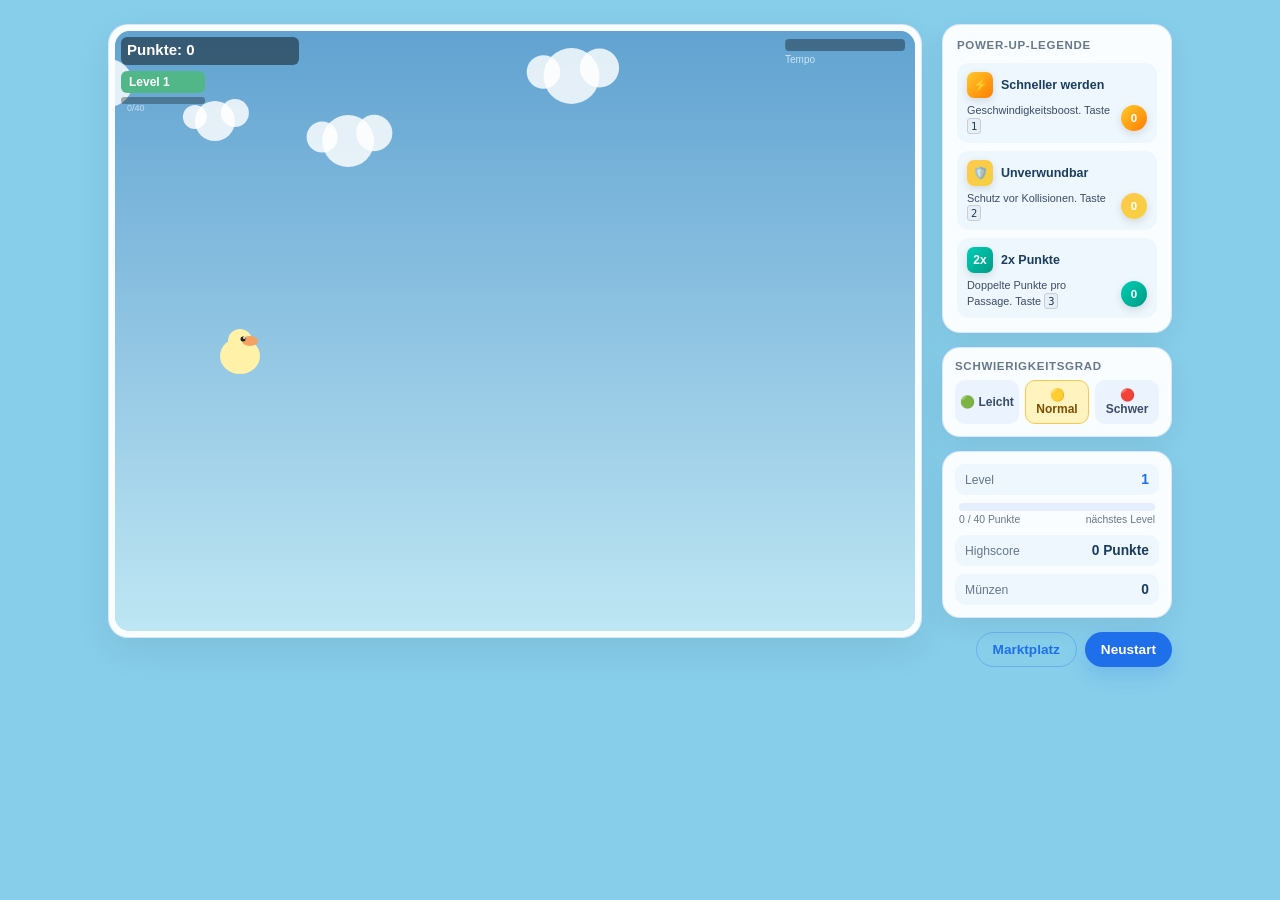
<file: index.html>
<!DOCTYPE html>
<html lang="de">
<head>
    <meta charset="UTF-8">
    <meta name="viewport" content="width=device-width, initial-scale=1.0">
    <title>Ente-Flug-Spiel</title>
    <style>
        *, *::before, *::after { box-sizing: border-box; }

        body {
            display: flex;
            justify-content: center;
            align-items: flex-start;
            min-height: 100vh;
            margin: 0;
            background-color: #87CEEB;
            padding: 24px;
            font-family: -apple-system, BlinkMacSystemFont, 'Segoe UI', Arial, sans-serif;
        }

        .main-area {
            display: flex;
            align-items: flex-start;
            gap: 20px;
        }

        /* ── Game container: thin white border ── */
        .game-container {
            padding: 6px;
            background: rgba(255, 255, 255, 0.96);
            border: 0.7px solid rgba(31, 111, 235, 0.16);
            border-radius: 20px;
            box-shadow: 0 12px 36px rgba(0, 0, 0, 0.08);
            line-height: 0; /* removes gap below canvas */
        }

        canvas {
            width: 800px;
            height: 600px;
            border-radius: 15px;
            display: block;
            background: #87CEEB;
        }

        /* ── Info column ── */
        .info-column {
            display: flex;
            flex-direction: column;
            gap: 14px;
            width: 230px;
            flex-shrink: 0;
        }

        /* ── Legend ── */
        .legend {
            background: rgba(255, 255, 255, 0.96);
            border: 0.7px solid rgba(31, 111, 235, 0.16);
            border-radius: 18px;
            box-shadow: 0 8px 24px rgba(0, 0, 0, 0.07);
            padding: 14px;
            display: flex;
            flex-direction: column;
            gap: 8px;
        }

        .legend h3 {
            margin: 0 0 4px 0;
            font-size: 0.72rem;
            text-transform: uppercase;
            letter-spacing: 0.06em;
            color: #66788a;
        }

        .legend-item {
            display: flex;
            flex-direction: column;
            gap: 5px;
            padding: 9px 10px;
            border-radius: 12px;
            background: rgba(31, 111, 235, 0.05);
        }

        .legend-item-top {
            display: flex;
            align-items: center;
            gap: 8px;
        }

        .legend-item-top .icon {
            width: 26px;
            height: 26px;
            border-radius: 7px;
            display: grid;
            place-items: center;
            font-size: 0.75rem;
            color: #fff;
            font-weight: 700;
            flex-shrink: 0;
            box-shadow: 0 3px 8px rgba(0,0,0,0.12);
        }
        .legend-item-top .icon.speed  { background: linear-gradient(135deg, #ffca2c, #ff7b00); }
        .legend-item-top .icon.shield { background: linear-gradient(135deg, #ffc94d, #f4d03f); }
        .legend-item-top .icon.points { background: linear-gradient(135deg, #00cfb4, #009a85); }

        .legend-item-top strong {
            font-size: 0.78rem;
            color: #1a3d5d;
        }

        .legend-item-bottom {
            display: flex;
            align-items: center;
            justify-content: space-between;
            gap: 8px;
        }

        .legend-item-bottom p {
            margin: 0;
            font-size: 0.68rem;
            color: #3b4d66;
            line-height: 1.35;
            flex: 1;
        }

        .legend-item-bottom p kbd {
            display: inline-block;
            padding: 0 3px;
            background: #e8eef5;
            border: 1px solid #c4cfd9;
            border-radius: 3px;
            font-family: monospace;
            font-size: 0.65rem;
            color: #1a3d5d;
        }

        .count-badge {
            width: 26px;
            height: 26px;
            border-radius: 50%;
            display: grid;
            place-items: center;
            font-size: 0.72rem;
            font-weight: 700;
            color: #fff;
            flex-shrink: 0;
            box-shadow: 0 3px 8px rgba(0,0,0,0.12);
        }
        .count-badge.speed  { background: linear-gradient(135deg, #ffca2c, #ff7b00); }
        .count-badge.shield { background: linear-gradient(135deg, #ffc94d, #f4d03f); }
        .count-badge.points { background: linear-gradient(135deg, #00cfb4, #009a85); }

        /* ── Stats card ── */
        .stats-card {
            background: rgba(255, 255, 255, 0.96);
            border: 0.7px solid rgba(31, 111, 235, 0.16);
            border-radius: 18px;
            box-shadow: 0 8px 24px rgba(0, 0, 0, 0.07);
            padding: 12px;
            display: flex;
            flex-direction: column;
            gap: 8px;
        }

        .stats-row {
            display: flex;
            justify-content: space-between;
            align-items: center;
            padding: 8px 10px;
            background: rgba(31, 111, 235, 0.05);
            border-radius: 10px;
        }
        .stats-row span   { color: #66788a; font-size: 0.76rem; }
        .stats-row strong { color: #1a3d5d; font-size: 0.86rem; }

        /* ── Difficulty card ── */
        .diff-card {
            background: rgba(255, 255, 255, 0.96);
            border: 0.7px solid rgba(31, 111, 235, 0.16);
            border-radius: 18px;
            box-shadow: 0 8px 24px rgba(0, 0, 0, 0.07);
            padding: 12px;
        }

        .diff-card h4 {
            margin: 0 0 8px 0;
            font-size: 0.72rem;
            text-transform: uppercase;
            letter-spacing: 0.06em;
            color: #66788a;
        }

        .diff-buttons {
            display: flex;
            gap: 6px;
        }

        .diff-btn {
            flex: 1;
            padding: 7px 4px;
            border-radius: 10px;
            border: 1.5px solid transparent;
            font-size: 0.75rem;
            font-weight: 600;
            cursor: pointer;
            background: rgba(31,111,235,0.07);
            color: #3b4d66;
            transition: all 0.15s ease;
        }
        .diff-btn:hover { background: rgba(31,111,235,0.13); }
        .diff-btn.active-easy   { background: #d3f9d8; border-color: #52b788; color: #1b4332; }
        .diff-btn.active-normal { background: #fff3bf; border-color: #f9c74f; color: #7d4e00; }
        .diff-btn.active-hard   { background: #ffe0e0; border-color: #e63946; color: #7a0010; }

        /* ── Buttons ── */
        .button-row {
            display: flex;
            justify-content: flex-end;
            gap: 8px;
        }

        .game-button {
            display: inline-flex;
            align-items: center;
            justify-content: center;
            padding: 9px 16px;
            background: #1f6feb;
            color: #fff;
            border-radius: 999px;
            border: none;
            font-weight: 600;
            font-size: 0.85rem;
            cursor: pointer;
            box-shadow: 0 8px 20px rgba(31, 111, 235, 0.2);
            transition: transform 0.15s ease, box-shadow 0.15s ease;
        }
        .game-button:hover {
            transform: translateY(-1px);
            box-shadow: 0 12px 24px rgba(31, 111, 235, 0.28);
        }
        .game-button.secondary {
            background: transparent;
            color: #1f6feb;
            border: 1.5px solid rgba(31, 111, 235, 0.3);
            box-shadow: none;
        }
        .game-button.secondary:hover {
            background: rgba(31, 111, 235, 0.06);
            box-shadow: none;
        }
    </style>
</head>
<body>
    <div class="main-area">
        <div class="game-container">
            <canvas id="gameCanvas" width="800" height="600"></canvas>
        </div>
        <div class="info-column">
            <div class="legend">
                <h3>Power-Up-Legende</h3>

                <div class="legend-item">
                    <div class="legend-item-top">
                        <div class="icon speed">⚡</div>
                        <strong>Schneller werden</strong>
                    </div>
                    <div class="legend-item-bottom">
                        <p>Geschwindigkeitsboost. Taste <kbd>1</kbd></p>
                        <div class="count-badge speed" id="speedCount">0</div>
                    </div>
                </div>

                <div class="legend-item">
                    <div class="legend-item-top">
                        <div class="icon shield">🛡️</div>
                        <strong>Unverwundbar</strong>
                    </div>
                    <div class="legend-item-bottom">
                        <p>Schutz vor Kollisionen. Taste <kbd>2</kbd></p>
                        <div class="count-badge shield" id="shieldCount">0</div>
                    </div>
                </div>

                <div class="legend-item">
                    <div class="legend-item-top">
                        <div class="icon points">2x</div>
                        <strong>2x Punkte</strong>
                    </div>
                    <div class="legend-item-bottom">
                        <p>Doppelte Punkte pro Passage. Taste <kbd>3</kbd></p>
                        <div class="count-badge points" id="pointsCount">0</div>
                    </div>
                </div>
            </div>

            <div class="diff-card">
                <h4>Schwierigkeitsgrad</h4>
                <div class="diff-buttons">
                    <button class="diff-btn" id="btnEasy"   onclick="setDiff('easy')">🟢 Leicht</button>
                    <button class="diff-btn active-normal" id="btnNormal" onclick="setDiff('normal')">🟡 Normal</button>
                    <button class="diff-btn" id="btnHard"   onclick="setDiff('hard')">🔴 Schwer</button>
                </div>
                <select id="diffSelect" style="display:none">
                    <option value="easy">Leicht</option>
                    <option value="normal" selected>Normal</option>
                    <option value="hard">Schwer</option>
                </select>
            </div>

            <div class="stats-card">
                <div class="stats-row">
                    <span>Level</span>
                    <strong id="levelLabel" style="color:#1f6feb">1</strong>
                </div>
                <div style="padding:0 4px 2px;">
                    <div style="background:rgba(31,111,235,0.1);border-radius:6px;height:8px;overflow:hidden;">
                        <div id="levelProgressBar" style="height:100%;width:0%;background:linear-gradient(90deg,#1f6feb,#0a4f9e);border-radius:6px;transition:width 0.3s ease;"></div>
                    </div>
                    <div style="display:flex;justify-content:space-between;margin-top:3px;">
                        <span style="font-size:0.65rem;color:#66788a" id="levelProgressText">0 / 40 Punkte</span>
                        <span style="font-size:0.65rem;color:#66788a">nächstes Level</span>
                    </div>
                </div>
                <div class="stats-row">
                    <span>Highscore</span>
                    <strong id="highscoreLabel">0 Punkte</strong>
                </div>
                <div class="stats-row">
                    <span>Münzen</span>
                    <strong id="coinsLabel">0</strong>
                </div>
            </div>

            <div class="button-row">
                <button id="newPageButton" class="game-button secondary">Marktplatz</button>
                <button id="restartButton" class="game-button">Neustart</button>
            </div>
        </div>
    </div>
    <script>
        function setDiff(val) {
            document.getElementById('diffSelect').value = val;
            document.getElementById('diffSelect').dispatchEvent(new Event('change'));
            ['easy','normal','hard'].forEach(d => {
                const btn = document.getElementById('btn' + d.charAt(0).toUpperCase() + d.slice(1));
                btn.className = 'diff-btn' + (d === val ? ' active-' + d : '');
            });
        }
    </script>
    <script src="script.js"></script>
</body>
</html>
</file>
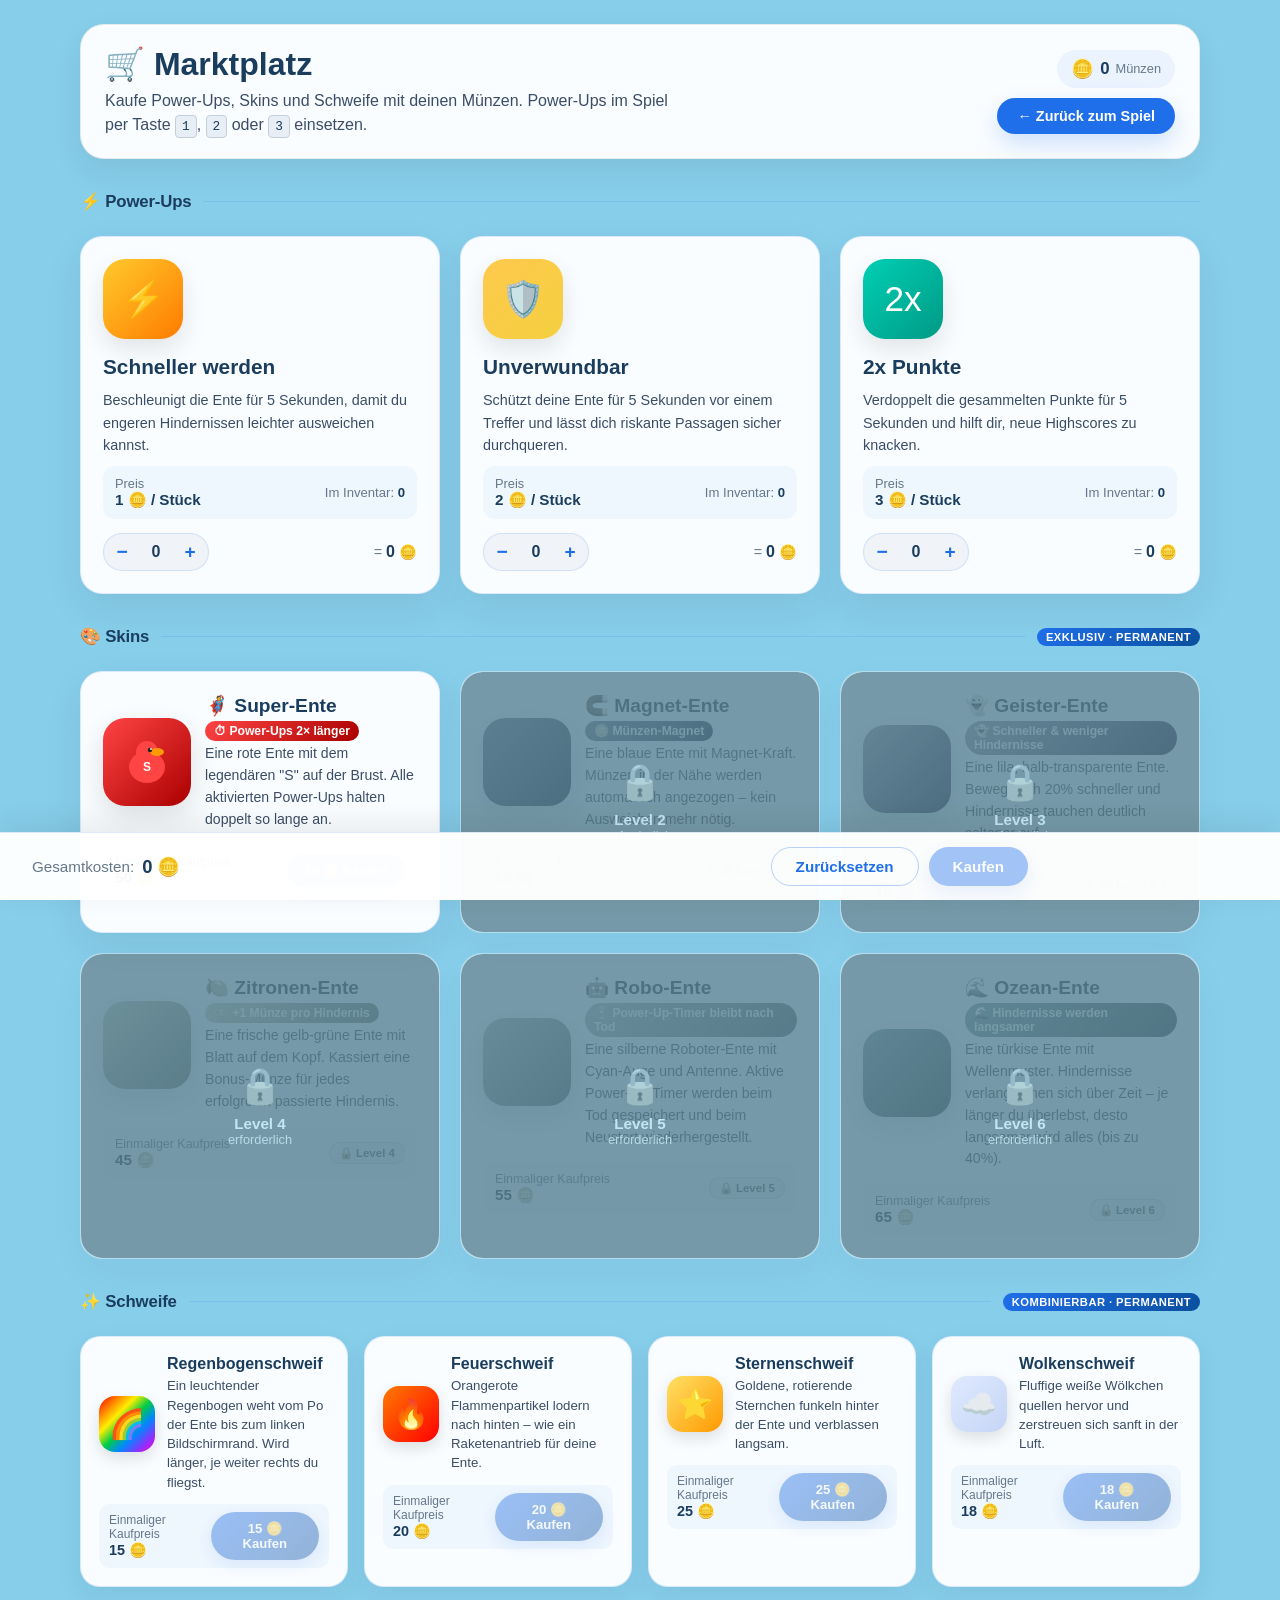
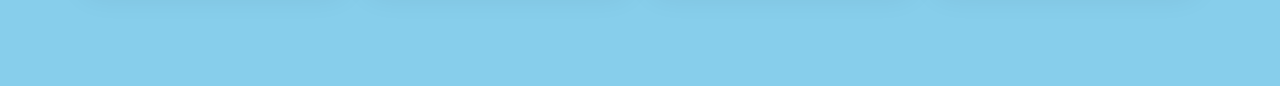
<file: marktplatz.html>
<!DOCTYPE html>
<html lang="de">
<head>
    <meta charset="UTF-8">
    <meta name="viewport" content="width=device-width, initial-scale=1.0">
    <title>Marktplatz</title>
    <link rel="stylesheet" href="market.css">
    <style>
        /* ── Section titles ─────────────────────────────────────────── */
        .section-title {
            display: flex; align-items: center; gap: 12px; margin: 8px 0 0;
        }
        .section-title h2 { margin:0; font-size:1.05rem; font-weight:700; color:#1a3d5d; letter-spacing:-0.01em; }
        .section-divider  { flex:1; height:1px; background:rgba(31,111,235,0.14); }
        .section-badge {
            font-size:0.7rem; font-weight:700; padding:3px 9px; border-radius:999px;
            background:linear-gradient(135deg,#1f6feb,#0a4f9e); color:#fff;
            letter-spacing:0.04em; text-transform:uppercase;
        }

        /* ── Skin cards ──────────────────────────────────────────────── */
        .skin-grid {
            display:grid; grid-template-columns:repeat(auto-fit,minmax(300px,1fr)); gap:20px;
        }
        .skin-card {
            display:flex; flex-direction:column; gap:14px; padding:22px;
            background:rgba(255,255,255,0.96); border:1.5px solid rgba(31,111,235,0.14);
            border-radius:22px; box-shadow:0 14px 40px rgba(0,0,0,0.07);
            transition:transform 0.15s ease,box-shadow 0.15s ease; position:relative; overflow:hidden;
        }
        .skin-card:hover { transform:translateY(-2px); box-shadow:0 20px 50px rgba(0,0,0,0.1); }
        .skin-card.owned { border-color:rgba(82,183,136,0.45); background:linear-gradient(160deg,rgba(255,255,255,0.98) 0%,rgba(82,183,136,0.06) 100%); }
        .skin-card.active-skin {
            border-color:rgba(31,111,235,0.55);
            background:linear-gradient(160deg,rgba(255,255,255,0.98) 0%,rgba(31,111,235,0.07) 100%);
            box-shadow:0 0 0 3px rgba(31,111,235,0.13),0 14px 40px rgba(0,0,0,0.07);
        }

        .skin-preview {
            width:88px; height:88px; border-radius:22px; display:grid; place-items:center;
            box-shadow:0 10px 28px rgba(0,0,0,0.12); flex-shrink:0;
        }
        .skin-header   { display:flex; align-items:center; gap:14px; }
        .skin-info     { flex:1; }
        .skin-info h2  { margin:0 0 4px; font-size:1.2rem; color:#1a3d5d; }
        .skin-ability  {
            display:inline-flex; align-items:center; gap:5px; font-size:0.76rem; font-weight:600;
            color:#fff; padding:3px 9px; border-radius:999px; margin-bottom:2px;
        }
        .skin-desc { margin:0; color:#3b4d66; line-height:1.55; font-size:0.88rem; }
        .skin-meta {
            display:flex; justify-content:space-between; align-items:center; gap:10px;
            padding:10px 12px; background:rgba(31,111,235,0.05); border-radius:12px;
        }
        .skin-price strong { color:#1a3d5d; font-size:0.95rem; }
        .skin-price span   { color:#66788a; font-size:0.78rem; display:block; }
        .skin-actions { display:flex; gap:8px; align-items:center; }
        .skin-btn { padding:9px 18px; border-radius:999px; border:none; font-size:0.82rem; font-weight:700; cursor:pointer; transition:all 0.15s ease; }
        .skin-btn.buy { background:linear-gradient(135deg,#1f6feb,#0a4f9e); color:#fff; box-shadow:0 6px 16px rgba(31,111,235,0.25); }
        .skin-btn.buy:hover:not(:disabled) { transform:translateY(-1px); box-shadow:0 10px 22px rgba(31,111,235,0.32); }
        .skin-btn.buy:disabled { opacity:0.4; cursor:not-allowed; }
        .skin-btn.activate { background:linear-gradient(135deg,#52b788,#1b7a50); color:#fff; box-shadow:0 6px 16px rgba(82,183,136,0.25); }
        .skin-btn.activate:hover { transform:translateY(-1px); }
        .skin-btn.deactivate { background:transparent; color:#1f6feb; border:1.5px solid rgba(31,111,235,0.3); }
        .skin-btn.deactivate:hover { background:rgba(31,111,235,0.06); }
        .active-badge {
            display:inline-flex; align-items:center; gap:4px; font-size:0.72rem; font-weight:700;
            color:#1f6feb; padding:3px 9px; border-radius:999px;
            background:rgba(31,111,235,0.1); border:1px solid rgba(31,111,235,0.2);
        }
        .owned-badge {
            display:inline-flex; align-items:center; gap:4px; font-size:0.72rem; font-weight:700;
            color:#1b7a50; padding:3px 9px; border-radius:999px;
            background:rgba(82,183,136,0.1); border:1px solid rgba(82,183,136,0.25);
        }

        /* skin preview bg gradients */
        .skin-preview.super   { background:linear-gradient(135deg,#ff4444,#aa0000); }
        .skin-preview.magnet  { background:linear-gradient(135deg,#4488ff,#0033aa); }
        .skin-preview.ghost   { background:linear-gradient(135deg,#cc88ff,#7700cc); }
        .skin-preview.lemon   { background:linear-gradient(135deg,#c8e62a,#668800); }
        .skin-preview.robo    { background:linear-gradient(135deg,#b0bec5,#546e7a); }
        .skin-preview.ocean   { background:linear-gradient(135deg,#00c9c9,#005f5f); }

        .skin-ability.super   { background:linear-gradient(135deg,#ff4444,#aa0000); }
        .skin-ability.magnet  { background:linear-gradient(135deg,#4488ff,#0033aa); }
        .skin-ability.ghost   { background:linear-gradient(135deg,#cc88ff,#7700cc); }
        .skin-ability.lemon   { background:linear-gradient(135deg,#c8e62a,#668800); }
        .skin-ability.robo    { background:linear-gradient(135deg,#b0bec5,#546e7a); }
        .skin-ability.ocean   { background:linear-gradient(135deg,#00c9c9,#005f5f); }

        /* ── Trail cards ─────────────────────────────────────────────── */
        .trail-grid {
            display:grid; grid-template-columns:repeat(auto-fit,minmax(240px,1fr)); gap:16px;
        }
        .trail-card {
            display:flex; flex-direction:column; gap:12px; padding:18px;
            background:rgba(255,255,255,0.96); border:1.5px solid rgba(31,111,235,0.14);
            border-radius:20px; box-shadow:0 10px 30px rgba(0,0,0,0.06);
            transition:transform 0.15s ease,box-shadow 0.15s ease;
        }
        .trail-card:hover { transform:translateY(-2px); box-shadow:0 16px 40px rgba(0,0,0,0.09); }
        .trail-card.owned { border-color:rgba(82,183,136,0.45); }
        .trail-card.active-trail {
            border-color:rgba(31,111,235,0.55);
            box-shadow:0 0 0 3px rgba(31,111,235,0.13),0 10px 30px rgba(0,0,0,0.06);
        }
        .trail-header { display:flex; align-items:center; gap:12px; }
        .trail-icon {
            width:56px; height:56px; border-radius:16px; display:grid; place-items:center;
            font-size:1.8rem; flex-shrink:0; box-shadow:0 6px 16px rgba(0,0,0,0.12);
        }
        .trail-icon.rainbow { background:linear-gradient(135deg,#ff0000,#ff7700,#ffee00,#00cc44,#0088ff,#8833ff,#ff00cc); }
        .trail-icon.fire    { background:linear-gradient(135deg,#ff7b00,#ff0000); }
        .trail-icon.star    { background:linear-gradient(135deg,#ffe066,#ff9900); }
        .trail-icon.cloud   { background:linear-gradient(135deg,#e0eaff,#c5d5f5); }

        .trail-info h3 { margin:0 0 3px; font-size:1rem; color:#1a3d5d; }
        .trail-info p  { margin:0; font-size:0.83rem; color:#3b4d66; line-height:1.45; }
        .trail-meta {
            display:flex; justify-content:space-between; align-items:center;
            padding:8px 10px; background:rgba(31,111,235,0.05); border-radius:10px;
        }
        .trail-price strong { color:#1a3d5d; font-size:0.9rem; }
        .trail-price span   { color:#66788a; font-size:0.75rem; display:block; }
        .trail-actions { display:flex; gap:6px; align-items:center; }
    </style>
</head>
<body>
    <main class="market-page">
        <header class="market-header">
            <div>
                <h1>🛒 Marktplatz</h1>
                <p>Kaufe Power-Ups, Skins und Schweife mit deinen Münzen. Power-Ups im Spiel per Taste <kbd>1</kbd>, <kbd>2</kbd> oder <kbd>3</kbd> einsetzen.</p>
            </div>
            <div class="header-right">
                <div class="coin-display">
                    <span class="coin-icon">🪙</span>
                    <span id="coinBalance">0</span>
                    <span class="coin-label">Münzen</span>
                </div>
                <a href="index.html" class="back-link">← Zurück zum Spiel</a>
            </div>
        </header>

        <!-- ── Power-Ups ── -->
        <div class="section-title">
            <h2>⚡ Power-Ups</h2>
            <div class="section-divider"></div>
        </div>
        <section class="offer-grid">
            <article class="offer-card" data-type="speed" data-price="1">
                <div class="offer-icon speed">⚡</div>
                <div class="offer-content">
                    <h2>Schneller werden</h2>
                    <p>Beschleunigt die Ente für 5 Sekunden, damit du engeren Hindernissen leichter ausweichen kannst.</p>
                    <div class="offer-meta">
                        <div class="offer-price-tag"><span>Preis</span><strong>1 🪙 / Stück</strong></div>
                        <div class="inventory-hint">Im Inventar: <strong id="inv-speed">0</strong></div>
                    </div>
                    <div class="purchase-row">
                        <div class="qty-control">
                            <button class="qty-btn" data-delta="-1">−</button>
                            <span class="qty-display" id="qty-speed">0</span>
                            <button class="qty-btn" data-delta="1">+</button>
                        </div>
                        <div class="subtotal">= <strong id="sub-speed">0</strong> 🪙</div>
                    </div>
                </div>
            </article>
            <article class="offer-card" data-type="invincible" data-price="2">
                <div class="offer-icon shield">🛡️</div>
                <div class="offer-content">
                    <h2>Unverwundbar</h2>
                    <p>Schützt deine Ente für 5 Sekunden vor einem Treffer und lässt dich riskante Passagen sicher durchqueren.</p>
                    <div class="offer-meta">
                        <div class="offer-price-tag"><span>Preis</span><strong>2 🪙 / Stück</strong></div>
                        <div class="inventory-hint">Im Inventar: <strong id="inv-invincible">0</strong></div>
                    </div>
                    <div class="purchase-row">
                        <div class="qty-control">
                            <button class="qty-btn" data-delta="-1">−</button>
                            <span class="qty-display" id="qty-invincible">0</span>
                            <button class="qty-btn" data-delta="1">+</button>
                        </div>
                        <div class="subtotal">= <strong id="sub-invincible">0</strong> 🪙</div>
                    </div>
                </div>
            </article>
            <article class="offer-card" data-type="doublePoints" data-price="3">
                <div class="offer-icon points">2x</div>
                <div class="offer-content">
                    <h2>2x Punkte</h2>
                    <p>Verdoppelt die gesammelten Punkte für 5 Sekunden und hilft dir, neue Highscores zu knacken.</p>
                    <div class="offer-meta">
                        <div class="offer-price-tag"><span>Preis</span><strong>3 🪙 / Stück</strong></div>
                        <div class="inventory-hint">Im Inventar: <strong id="inv-doublePoints">0</strong></div>
                    </div>
                    <div class="purchase-row">
                        <div class="qty-control">
                            <button class="qty-btn" data-delta="-1">−</button>
                            <span class="qty-display" id="qty-doublePoints">0</span>
                            <button class="qty-btn" data-delta="1">+</button>
                        </div>
                        <div class="subtotal">= <strong id="sub-doublePoints">0</strong> 🪙</div>
                    </div>
                </div>
            </article>
        </section>

        <!-- ── Skins ── -->
        <div class="section-title">
            <h2>🎨 Skins</h2>
            <div class="section-divider"></div>
            <span class="section-badge">Exklusiv · Permanent</span>
        </div>
        <section class="skin-grid" id="skinGrid"></section>

        <!-- ── Schweife ── -->
        <div class="section-title">
            <h2>✨ Schweife</h2>
            <div class="section-divider"></div>
            <span class="section-badge">Kombinierbar · Permanent</span>
        </div>
        <section class="trail-grid" id="trailGrid"></section>

        <!-- Cart bar -->
        <div class="cart-bar" id="cartBar">
            <div class="cart-summary"><span>Gesamtkosten:</span><strong id="totalCost">0 🪙</strong></div>
            <div class="cart-actions">
                <button id="resetCart" class="cart-btn secondary">Zurücksetzen</button>
                <button id="buyBtn" class="cart-btn" disabled>Kaufen</button>
            </div>
            <div id="feedbackMsg" class="feedback-msg"></div>
        </div>
    </main>

    <script>
        // ── Constants ─────────────────────────────────────────────────────────
        const PRICES      = { speed:1, invincible:2, doublePoints:3 };
        const SKIN_PRICES = { super:50, magnet:60, ghost:70, lemon:45, robo:55, ocean:65 };
        const SKIN_NAMES  = { super:'Super-Ente', magnet:'Magnet-Ente', ghost:'Geister-Ente', lemon:'Zitronen-Ente', robo:'Robo-Ente', ocean:'Ozean-Ente' };
        const TRAIL_PRICES = { rainbow:15, fire:20, star:25, cloud:18 };
        const TRAIL_NAMES  = { rainbow:'Regenbogenschweif', fire:'Feuerschweif', star:'Sternenschweif', cloud:'Wolkenschweif' };
        
        // ── Skin unlock levels ────────────────────────────────────────────────
        const SKIN_UNLOCK_LEVELS = {
            super:1, magnet:2, ghost:3, lemon:4, robo:5, ocean:6
        };

        // ── Storage ───────────────────────────────────────────────────────────
        const getInventory  = () => JSON.parse(localStorage.getItem('duckInventory') || '{"speed":0,"invincible":0,"doublePoints":0}');
        const saveInventory = v => localStorage.setItem('duckInventory', JSON.stringify(v));
        const getCoins      = () => parseInt(localStorage.getItem('duckGameCoins')) || 0;
        const saveCoins     = n => localStorage.setItem('duckGameCoins', n);
        const getMaxLevel   = () => parseInt(localStorage.getItem('duckGameMaxLevel')) || 1;
        const getOwnedSkins  = () => JSON.parse(localStorage.getItem('duckOwnedSkins')  || '[]');
        const saveOwnedSkins = v => localStorage.setItem('duckOwnedSkins', JSON.stringify(v));
        const getActiveSkin  = () => localStorage.getItem('duckActiveSkin')  || 'default';
        const saveActiveSkin = v => localStorage.setItem('duckActiveSkin', v);
        const getOwnedTrails  = () => JSON.parse(localStorage.getItem('duckOwnedTrails')  || '[]');
        const saveOwnedTrails = v => localStorage.setItem('duckOwnedTrails', JSON.stringify(v));
        const getActiveTrail  = () => localStorage.getItem('duckActiveTrail') || 'none';
        const saveActiveTrail = v => localStorage.setItem('duckActiveTrail', v);

        // ── Cart ──────────────────────────────────────────────────────────────
        const cart = { speed:0, invincible:0, doublePoints:0 };

        // ── Duck preview renderer ─────────────────────────────────────────────
        function drawDuckPreview(canvasEl, style) {
            const c = canvasEl.getContext('2d');
            const W = canvasEl.width, H = canvasEl.height;
            c.clearRect(0,0,W,H);
            const ox = W/2-20, oy = H/2-20;
            if (style==='ghost') { c.save(); c.globalAlpha=0.72; }
            const bc = style==='super'?'#ff4444':style==='magnet'?'#4488ff':style==='ghost'?'#cc88ff':style==='lemon'?'#c8e62a':style==='robo'?'#b0bec5':style==='ocean'?'#00c9c9':'#fff1a8';
            const bk = style==='super'?'#ff9900':style==='magnet'?'#ffcc00':style==='ghost'?'#ff99ff':style==='lemon'?'#88bb00':style==='robo'?'#78909c':style==='ocean'?'#006b6b':'#f4a261';
            c.fillStyle=bc;
            c.beginPath(); c.ellipse(ox+20,oy+25,18,16,0,0,Math.PI*2); c.fill();
            c.beginPath(); c.arc(ox+20,oy+10,11,0,Math.PI*2); c.fill();
            c.fillStyle=bk;
            c.beginPath(); c.ellipse(ox+30,oy+10,7,4,0,0,Math.PI*2); c.fill();
            c.fillStyle=style==='robo'?'#00e5ff':'#222';
            c.beginPath(); c.arc(ox+23,oy+8,2.2,0,Math.PI*2); c.fill();
            c.fillStyle='white'; c.beginPath(); c.arc(ox+24,oy+7,0.9,0,Math.PI*2); c.fill();
            if (style==='super') { c.fillStyle='#fff'; c.font='bold 12px Arial'; c.textAlign='center'; c.fillText('S',ox+20,oy+29); c.textAlign='left'; }
            else if (style==='magnet') {
                c.strokeStyle='#fff'; c.lineWidth=2; c.beginPath(); c.arc(ox+20,oy+29,5,Math.PI,0); c.stroke();
                c.strokeStyle='#ff4444'; c.lineWidth=1.5; c.beginPath(); c.moveTo(ox+15,oy+29); c.lineTo(ox+15,oy+26); c.stroke();
                c.strokeStyle='#4444ff'; c.beginPath(); c.moveTo(ox+25,oy+29); c.lineTo(ox+25,oy+26); c.stroke();
            } else if (style==='ghost') {
                c.fillStyle='rgba(255,255,255,0.9)';
                c.beginPath(); c.arc(ox+16,oy+25,2.5,0,Math.PI*2); c.fill();
                c.beginPath(); c.arc(ox+24,oy+30,2.5,0,Math.PI*2); c.fill();
            } else if (style==='lemon') {
                c.fillStyle='#88bb00'; c.beginPath(); c.ellipse(ox+17,oy+0,4,7,-0.5,0,Math.PI*2); c.fill();
            } else if (style==='robo') {
                c.strokeStyle='rgba(0,229,255,0.5)'; c.lineWidth=1;
                c.beginPath(); c.moveTo(ox+12,oy+20); c.lineTo(ox+28,oy+20); c.stroke();
                c.beginPath(); c.moveTo(ox+20,oy+20); c.lineTo(ox+20,oy+36); c.stroke();
                c.fillStyle='#00e5ff'; c.beginPath(); c.arc(ox+20,oy-4,2.5,0,Math.PI*2); c.fill();
            } else if (style==='ocean') {
                c.strokeStyle='rgba(255,255,255,0.5)'; c.lineWidth=1.5;
                c.beginPath(); c.moveTo(ox+10,oy+26); c.quadraticCurveTo(ox+14,oy+22,ox+18,oy+26); c.quadraticCurveTo(ox+22,oy+30,ox+26,oy+26); c.stroke();
            }
            if (style==='ghost') c.restore();
        }

        // ── Skin definitions ──────────────────────────────────────────────────
        const SKIN_DEFS = [
            { id:'super',  icon:'super',  emoji:'🦸', name:'Super-Ente',     ability:'super',  abilityText:'⏱ Power-Ups 2× länger',              desc:'Eine rote Ente mit dem legendären "S" auf der Brust. Alle aktivierten Power-Ups halten doppelt so lange an.' },
            { id:'magnet', icon:'magnet', emoji:'🧲', name:'Magnet-Ente',    ability:'magnet', abilityText:'🪙 Münzen-Magnet',                    desc:'Eine blaue Ente mit Magnet-Kraft. Münzen in der Nähe werden automatisch angezogen – kein Ausweichen mehr nötig.' },
            { id:'ghost',  icon:'ghost',  emoji:'👻', name:'Geister-Ente',   ability:'ghost',  abilityText:'👻 Schneller & weniger Hindernisse',  desc:'Eine lila, halb-transparente Ente. Bewegt sich 20% schneller und Hindernisse tauchen deutlich seltener auf.' },
            { id:'lemon',  icon:'lemon',  emoji:'🍋', name:'Zitronen-Ente',  ability:'lemon',  abilityText:'🪙 +1 Münze pro Hindernis',           desc:'Eine frische gelb-grüne Ente mit Blatt auf dem Kopf. Kassiert eine Bonus-Münze für jedes erfolgreich passierte Hindernis.' },
            { id:'robo',   icon:'robo',   emoji:'🤖', name:'Robo-Ente',      ability:'robo',   abilityText:'🔋 Power-Up-Timer bleibt nach Tod',   desc:'Eine silberne Roboter-Ente mit Cyan-Auge und Antenne. Aktive Power-Up-Timer werden beim Tod gespeichert und beim Neustart wiederhergestellt.' },
            { id:'ocean',  icon:'ocean',  emoji:'🌊', name:'Ozean-Ente',     ability:'ocean',  abilityText:'🌊 Hindernisse werden langsamer',     desc:'Eine türkise Ente mit Wellenmuster. Hindernisse verlangsamen sich über Zeit – je länger du überlebst, desto langsamer wird alles (bis zu 40%).' },
        ];

        // ── Trail definitions ─────────────────────────────────────────────────
        const TRAIL_DEFS = [
            { id:'rainbow', iconClass:'rainbow', emoji:'🌈', name:'Regenbogenschweif', desc:'Ein leuchtender Regenbogen weht vom Po der Ente bis zum linken Bildschirmrand. Wird länger, je weiter rechts du fliegst.' },
            { id:'fire',    iconClass:'fire',    emoji:'🔥', name:'Feuerschweif',      desc:'Orangerote Flammenpartikel lodern nach hinten – wie ein Raketenantrieb für deine Ente.' },
            { id:'star',    iconClass:'star',    emoji:'⭐', name:'Sternenschweif',    desc:'Goldene, rotierende Sternchen funkeln hinter der Ente und verblassen langsam.' },
            { id:'cloud',   iconClass:'cloud',   emoji:'☁️', name:'Wolkenschweif',     desc:'Fluffige weiße Wölkchen quellen hervor und zerstreuen sich sanft in der Luft.' },
        ];

        // ── Build skin cards with level-locking ──────────────────────────────
        function buildSkinGrid() {
            const grid = document.getElementById('skinGrid');
            grid.innerHTML = '';
            const maxLevel = getMaxLevel();
            
            SKIN_DEFS.forEach(def => {
                const unlockLevel = SKIN_UNLOCK_LEVELS[def.id];
                const isLocked = maxLevel < unlockLevel;
                
                const article = document.createElement('article');
                article.className = 'skin-card';
                article.id = 'skinCard-' + def.id;
                article.style.position = 'relative';
                
                if (isLocked) {
                    article.style.opacity = '0.5';
                    article.style.pointerEvents = 'none';
                    article.style.filter = 'grayscale(0.9)';
                }
                
                article.innerHTML = `
                    <div class="skin-header">
                        <div class="skin-preview ${def.icon}">
                            <canvas id="preview-${def.id}" width="72" height="72"></canvas>
                        </div>
                        <div class="skin-info">
                            <h2>${def.emoji} ${def.name}</h2>
                            <span class="skin-ability ${def.ability}">${def.abilityText}</span>
                            <p class="skin-desc">${def.desc}</p>
                        </div>
                    </div>
                    <div class="skin-meta">
                        <div class="skin-price">
                            <span>Einmaliger Kaufpreis</span>
                            <strong>${SKIN_PRICES[def.id]} 🪙</strong>
                        </div>
                        <div class="skin-actions" id="skinActions-${def.id}"></div>
                    </div>`;
                
                if (isLocked) {
                    const lockDiv = document.createElement('div');
                    lockDiv.style.cssText = 'position:absolute;top:0;left:0;right:0;bottom:0;background:rgba(0,0,0,0.6);border-radius:22px;display:flex;flex-direction:column;align-items:center;justify-content:center;color:#fff;text-align:center;z-index:20;';
                    lockDiv.innerHTML = `<div style="font-size:2.2rem;margin-bottom:8px;">🔒</div><div style="font-size:0.95rem;font-weight:700;">Level ${unlockLevel}</div><div style="font-size:0.8rem;opacity:0.85;">erforderlich</div>`;
                    article.appendChild(lockDiv);
                }
                
                grid.appendChild(article);
                if (!isLocked) {
                    drawDuckPreview(document.getElementById('preview-'+def.id), def.id);
                }
            });
        }

        // ── Build trail cards ─────────────────────────────────────────────────
        function buildTrailGrid() {
            const grid = document.getElementById('trailGrid');
            grid.innerHTML = '';
            TRAIL_DEFS.forEach(def => {
                const article = document.createElement('article');
                article.className = 'trail-card';
                article.id = 'trailCard-' + def.id;
                article.innerHTML = `
                    <div class="trail-header">
                        <div class="trail-icon ${def.iconClass}">${def.emoji}</div>
                        <div class="trail-info">
                            <h3>${def.name}</h3>
                            <p>${def.desc}</p>
                        </div>
                    </div>
                    <div class="trail-meta">
                        <div class="trail-price">
                            <span>Einmaliger Kaufpreis</span>
                            <strong>${TRAIL_PRICES[def.id]} 🪙</strong>
                        </div>
                        <div class="trail-actions" id="trailActions-${def.id}"></div>
                    </div>`;
                grid.appendChild(article);
            });
        }

        // ── Full render ───────────────────────────────────────────────────────
        function render() {
            const inv         = getInventory();
            const coins       = getCoins();
            const ownedSkins  = getOwnedSkins();
            const activeSkin  = getActiveSkin();
            const ownedTrails = getOwnedTrails();
            const activeTrail = getActiveTrail();

            document.getElementById('coinBalance').textContent = coins;

            // Power-up rows
            ['speed','invincible','doublePoints'].forEach(t => {
                document.getElementById('inv-'+t).textContent = inv[t];
                document.getElementById('qty-'+t).textContent = cart[t];
                document.getElementById('sub-'+t).textContent = cart[t]*PRICES[t];
            });
            const total = Object.keys(cart).reduce((s,t)=>s+cart[t]*PRICES[t],0);
            document.getElementById('totalCost').textContent = total+' 🪙';
            const buyBtn = document.getElementById('buyBtn');
            buyBtn.disabled = (total===0||total>coins);

            // Skin cards
            const maxLevel = getMaxLevel();
            SKIN_DEFS.forEach(def => {
                const card    = document.getElementById('skinCard-'+def.id);
                const actions = document.getElementById('skinActions-'+def.id);
                const isOwned  = ownedSkins.includes(def.id);
                const isActive = activeSkin===def.id;
                const unlockLevel = SKIN_UNLOCK_LEVELS[def.id];
                const isLocked = maxLevel < unlockLevel;
                
                card.className = 'skin-card'+(isActive?' active-skin':isOwned?' owned':'');
                if (isLocked) {
                    card.style.opacity = '0.5';
                    card.style.pointerEvents = 'none';
                    card.style.filter = 'grayscale(0.9)';
                }
                
                actions.innerHTML = '';
                if (isLocked) {
                    actions.appendChild(mkBadge('owned-badge','🔒 Level '+unlockLevel));
                } else if (!isOwned) {
                    const btn = document.createElement('button');
                    btn.className='skin-btn buy'; btn.textContent=SKIN_PRICES[def.id]+' 🪙 Kaufen';
                    btn.disabled=coins<SKIN_PRICES[def.id];
                    btn.addEventListener('click',()=>buySkin(def.id));
                    actions.appendChild(btn);
                } else if (isActive) {
                    actions.appendChild(mkBadge('active-badge','✓ Aktiv'));
                    const d=document.createElement('button'); d.className='skin-btn deactivate'; d.textContent='Deaktivieren';
                    d.addEventListener('click',()=>{saveActiveSkin('default');render();showFeedback('Standard-Ente aktiviert.','success');});
                    actions.appendChild(d);
                } else {
                    actions.appendChild(mkBadge('owned-badge','✓ Besitzt'));
                    const a=document.createElement('button'); a.className='skin-btn activate'; a.textContent='Aktivieren';
                    a.addEventListener('click',()=>{saveActiveSkin(def.id);render();showFeedback(SKIN_NAMES[def.id]+' aktiviert! 🎉','success');});
                    actions.appendChild(a);
                }
            });

            // Trail cards
            TRAIL_DEFS.forEach(def => {
                const card    = document.getElementById('trailCard-'+def.id);
                const actions = document.getElementById('trailActions-'+def.id);
                const isOwned  = ownedTrails.includes(def.id);
                const isActive = activeTrail===def.id;
                card.className = 'trail-card'+(isActive?' active-trail':isOwned?' owned':'');
                actions.innerHTML = '';
                if (!isOwned) {
                    const btn=document.createElement('button'); btn.className='skin-btn buy'; btn.textContent=TRAIL_PRICES[def.id]+' 🪙 Kaufen';
                    btn.disabled=coins<TRAIL_PRICES[def.id];
                    btn.addEventListener('click',()=>buyTrail(def.id));
                    actions.appendChild(btn);
                } else if (isActive) {
                    actions.appendChild(mkBadge('active-badge','✓ Aktiv'));
                    const d=document.createElement('button'); d.className='skin-btn deactivate'; d.textContent='Deaktivieren';
                    d.addEventListener('click',()=>{saveActiveTrail('none');render();showFeedback('Schweif deaktiviert.','success');});
                    actions.appendChild(d);
                } else {
                    actions.appendChild(mkBadge('owned-badge','✓ Besitzt'));
                    const a=document.createElement('button'); a.className='skin-btn activate'; a.textContent='Aktivieren';
                    a.addEventListener('click',()=>{saveActiveTrail(def.id);render();showFeedback(TRAIL_NAMES[def.id]+' aktiviert! ✨','success');});
                    actions.appendChild(a);
                }
            });
        }

        function mkBadge(cls,txt) {
            const s=document.createElement('span'); s.className=cls; s.textContent=txt; return s;
        }

        function buySkin(id) {
            const maxLevel = getMaxLevel();
            const unlockLevel = SKIN_UNLOCK_LEVELS[id];
            if (maxLevel < unlockLevel) {
                showFeedback('🔒 Level '+unlockLevel+' erforderlich!','error');
                return;
            }
            const coins=getCoins(), price=SKIN_PRICES[id];
            if (coins<price){showFeedback('Nicht genug Münzen!','error');return;}
            const owned=getOwnedSkins(); if(owned.includes(id))return;
            owned.push(id); saveOwnedSkins(owned); saveCoins(coins-price); saveActiveSkin(id);
            render(); showFeedback(SKIN_NAMES[id]+' gekauft & aktiviert! 🎉','success');
        }

        function buyTrail(id) {
            const coins=getCoins(), price=TRAIL_PRICES[id];
            if (coins<price){showFeedback('Nicht genug Münzen!','error');return;}
            const owned=getOwnedTrails(); if(owned.includes(id))return;
            owned.push(id); saveOwnedTrails(owned); saveCoins(coins-price); saveActiveTrail(id);
            render(); showFeedback(TRAIL_NAMES[id]+' gekauft & aktiviert! ✨','success');
        }

        // ── Power-up qty buttons ──────────────────────────────────────────────
        document.querySelectorAll('.offer-card').forEach(card=>{
            const type=card.dataset.type, price=parseInt(card.dataset.price);
            card.querySelectorAll('.qty-btn').forEach(btn=>{
                btn.addEventListener('click',()=>{
                    const delta=parseInt(btn.dataset.delta), newQty=cart[type]+delta;
                    if (newQty<0) return;
                    if (delta>0) {
                        const cur=Object.keys(cart).reduce((s,t)=>s+cart[t]*PRICES[t],0);
                        if (cur+price>getCoins()){showFeedback('Nicht genug Münzen!','error');return;}
                    }
                    cart[type]=newQty; render();
                });
            });
        });

        document.getElementById('buyBtn').addEventListener('click',()=>{
            const total=Object.keys(cart).reduce((s,t)=>s+cart[t]*PRICES[t],0), coins=getCoins();
            if (total>coins) return;
            const inv=getInventory();
            ['speed','invincible','doublePoints'].forEach(t=>{inv[t]+=cart[t];cart[t]=0;});
            saveInventory(inv); saveCoins(coins-total);
            render(); showFeedback('Kauf erfolgreich! Viel Erfolg im Spiel 🎮','success');
        });

        document.getElementById('resetCart').addEventListener('click',()=>{
            cart.speed=0;cart.invincible=0;cart.doublePoints=0; render();
        });

        let feedbackTimer=null;
        function showFeedback(msg,type){
            const el=document.getElementById('feedbackMsg');
            el.textContent=msg; el.className='feedback-msg '+type;
            clearTimeout(feedbackTimer);
            feedbackTimer=setTimeout(()=>{el.className='feedback-msg';},3500);
        }

        // ── Init ──────────────────────────────────────────────────────────────
        buildSkinGrid();
        buildTrailGrid();
        render();
    </script>
</body>
</html>
</file>
<file: market.css>
*, *::before, *::after { box-sizing: border-box; }

body {
    display: flex;
    justify-content: center;
    align-items: flex-start;
    min-height: 100vh;
    margin: 0;
    background-color: #87CEEB;
    padding: 24px 20px 100px; /* bottom padding for cart bar */
    font-family: -apple-system, BlinkMacSystemFont, 'Segoe UI', Arial, sans-serif;
}

/* ── Page wrapper ──────────────────────────────────────────── */
.market-page {
    width: min(1120px, 100%);
    display: flex;
    flex-direction: column;
    gap: 24px;
}

/* ── Header ────────────────────────────────────────────────── */
.market-header {
    display: flex;
    justify-content: space-between;
    align-items: center;
    gap: 20px;
    padding: 20px 24px;
    background: rgba(255, 255, 255, 0.96);
    border: 0.7px solid rgba(0, 0, 0, 0.08);
    border-radius: 24px;
    box-shadow: 0 12px 32px rgba(0, 0, 0, 0.07);
}

.market-header h1 { margin: 0; font-size: 2rem; color: #1a3d5d; }
.market-header p  { margin: 6px 0 0; color: #3b4d66; line-height: 1.5; max-width: 580px; }

.market-header p kbd {
    display: inline-block;
    padding: 1px 6px;
    background: #e8eef5;
    border: 1px solid #c4cfd9;
    border-radius: 4px;
    font-family: monospace;
    font-size: 0.8rem;
    color: #1a3d5d;
}

.header-right {
    display: flex;
    flex-direction: column;
    align-items: flex-end;
    gap: 10px;
    flex-shrink: 0;
}

.coin-display {
    display: flex;
    align-items: center;
    gap: 6px;
    padding: 8px 14px;
    background: rgba(31, 111, 235, 0.07);
    border-radius: 999px;
    font-weight: 700;
    color: #1a3d5d;
    font-size: 1.05rem;
}

.coin-icon  { font-size: 1.15rem; }
.coin-label { font-size: 0.8rem; font-weight: 400; color: #66788a; }

.back-link {
    display: inline-flex;
    align-items: center;
    justify-content: center;
    padding: 10px 20px;
    background: #1f6feb;
    color: #fff;
    border-radius: 999px;
    text-decoration: none;
    font-weight: 600;
    font-size: 0.9rem;
    box-shadow: 0 10px 24px rgba(31, 111, 235, 0.2);
    transition: transform 0.15s ease, box-shadow 0.15s ease;
}

.back-link:hover {
    transform: translateY(-1px);
    box-shadow: 0 14px 28px rgba(31, 111, 235, 0.28);
}

/* ── Offer grid ────────────────────────────────────────────── */
.offer-grid {
    display: grid;
    grid-template-columns: repeat(auto-fit, minmax(300px, 1fr));
    gap: 20px;
}

.offer-card {
    display: flex;
    flex-direction: column;
    gap: 16px;
    padding: 22px;
    background: rgba(255, 255, 255, 0.96);
    border: 1.5px solid rgba(31, 111, 235, 0.14);
    border-radius: 22px;
    box-shadow: 0 14px 40px rgba(0, 0, 0, 0.07);
    transition: transform 0.15s ease, box-shadow 0.15s ease;
}

.offer-card:hover {
    transform: translateY(-2px);
    box-shadow: 0 20px 50px rgba(0, 0, 0, 0.1);
}

.offer-icon {
    width: 80px;
    height: 80px;
    border-radius: 22px;
    display: grid;
    place-items: center;
    font-size: 2.2rem;
    color: #fff;
    box-shadow: 0 10px 24px rgba(0, 0, 0, 0.1);
}

.offer-icon.speed  { background: linear-gradient(135deg, #ffca2c 0%, #ff7b00 100%); }
.offer-icon.shield { background: linear-gradient(135deg, #ffc94d 0%, #f4d03f 100%); }
.offer-icon.points { background: linear-gradient(135deg, #00cfb4 0%, #009a85 100%); }

.offer-content { display: flex; flex-direction: column; gap: 10px; }
.offer-content h2 { margin: 0; font-size: 1.3rem; color: #1a3d5d; }
.offer-content p  { margin: 0; color: #3b4d66; line-height: 1.55; font-size: 0.9rem; }

.offer-meta {
    display: flex;
    justify-content: space-between;
    align-items: center;
    gap: 10px;
    padding: 10px 12px;
    background: rgba(31, 111, 235, 0.05);
    border-radius: 12px;
}

.offer-price-tag span  { color: #66788a; font-size: 0.8rem; display: block; }
.offer-price-tag strong{ color: #1a3d5d; font-size: 0.95rem; }

.inventory-hint { font-size: 0.82rem; color: #66788a; text-align: right; }
.inventory-hint strong { color: #1a3d5d; }

/* ── Quantity control ──────────────────────────────────────── */
.purchase-row {
    display: flex;
    align-items: center;
    justify-content: space-between;
    gap: 12px;
    margin-top: 4px;
}

.qty-control {
    display: flex;
    align-items: center;
    gap: 0;
    background: #f0f4f8;
    border-radius: 999px;
    overflow: hidden;
    border: 1.5px solid rgba(31, 111, 235, 0.15);
}

.qty-btn {
    width: 36px;
    height: 36px;
    border: none;
    background: transparent;
    cursor: pointer;
    font-size: 1.2rem;
    font-weight: 700;
    color: #1f6feb;
    transition: background 0.12s ease;
    display: grid;
    place-items: center;
}

.qty-btn:hover { background: rgba(31, 111, 235, 0.1); }
.qty-btn:active{ background: rgba(31, 111, 235, 0.2); }

.qty-display {
    min-width: 32px;
    text-align: center;
    font-weight: 700;
    font-size: 1rem;
    color: #1a3d5d;
}

.subtotal {
    font-size: 0.9rem;
    color: #66788a;
}
.subtotal strong { color: #1a3d5d; font-size: 1rem; }

/* ── Cart bar (sticky bottom) ──────────────────────────────── */
.cart-bar {
    position: fixed;
    bottom: 0;
    left: 0;
    right: 0;
    background: rgba(255, 255, 255, 0.97);
    border-top: 1px solid rgba(31, 111, 235, 0.14);
    box-shadow: 0 -8px 30px rgba(0, 0, 0, 0.08);
    padding: 14px 32px;
    display: flex;
    align-items: center;
    justify-content: flex-end;
    gap: 20px;
    z-index: 100;
}

.cart-summary {
    display: flex;
    align-items: center;
    gap: 8px;
    color: #66788a;
    font-size: 0.95rem;
    margin-right: auto;
}
.cart-summary strong { color: #1a3d5d; font-size: 1.15rem; }

.cart-actions { display: flex; gap: 10px; }

.cart-btn {
    padding: 10px 24px;
    border-radius: 999px;
    border: none;
    font-size: 0.95rem;
    font-weight: 600;
    cursor: pointer;
    background: #1f6feb;
    color: #fff;
    box-shadow: 0 8px 20px rgba(31, 111, 235, 0.22);
    transition: transform 0.15s ease, box-shadow 0.15s ease, opacity 0.15s;
}

.cart-btn:hover:not(:disabled) {
    transform: translateY(-1px);
    box-shadow: 0 12px 26px rgba(31, 111, 235, 0.28);
}

.cart-btn:disabled {
    opacity: 0.4;
    cursor: not-allowed;
}

.cart-btn.secondary {
    background: transparent;
    color: #1f6feb;
    border: 1.5px solid rgba(31, 111, 235, 0.3);
    box-shadow: none;
}

.cart-btn.secondary:hover {
    background: rgba(31, 111, 235, 0.06);
    box-shadow: none;
}

/* ── Feedback message ──────────────────────────────────────── */
.feedback-msg {
    font-size: 0.9rem;
    font-weight: 600;
    min-width: 200px;
    transition: opacity 0.3s ease;
}
.feedback-msg.success { color: #0a7a5e; }
.feedback-msg.error   { color: #c0392b; }

/* ── Responsive ────────────────────────────────────────────── */
@media (max-width: 820px) {
    body { padding: 16px 14px 90px; }
    .market-header { flex-direction: column; align-items: stretch; }
    .header-right  { flex-direction: row; justify-content: space-between; align-items: center; }
    .cart-bar { padding: 12px 16px; gap: 10px; }
}
</file>
